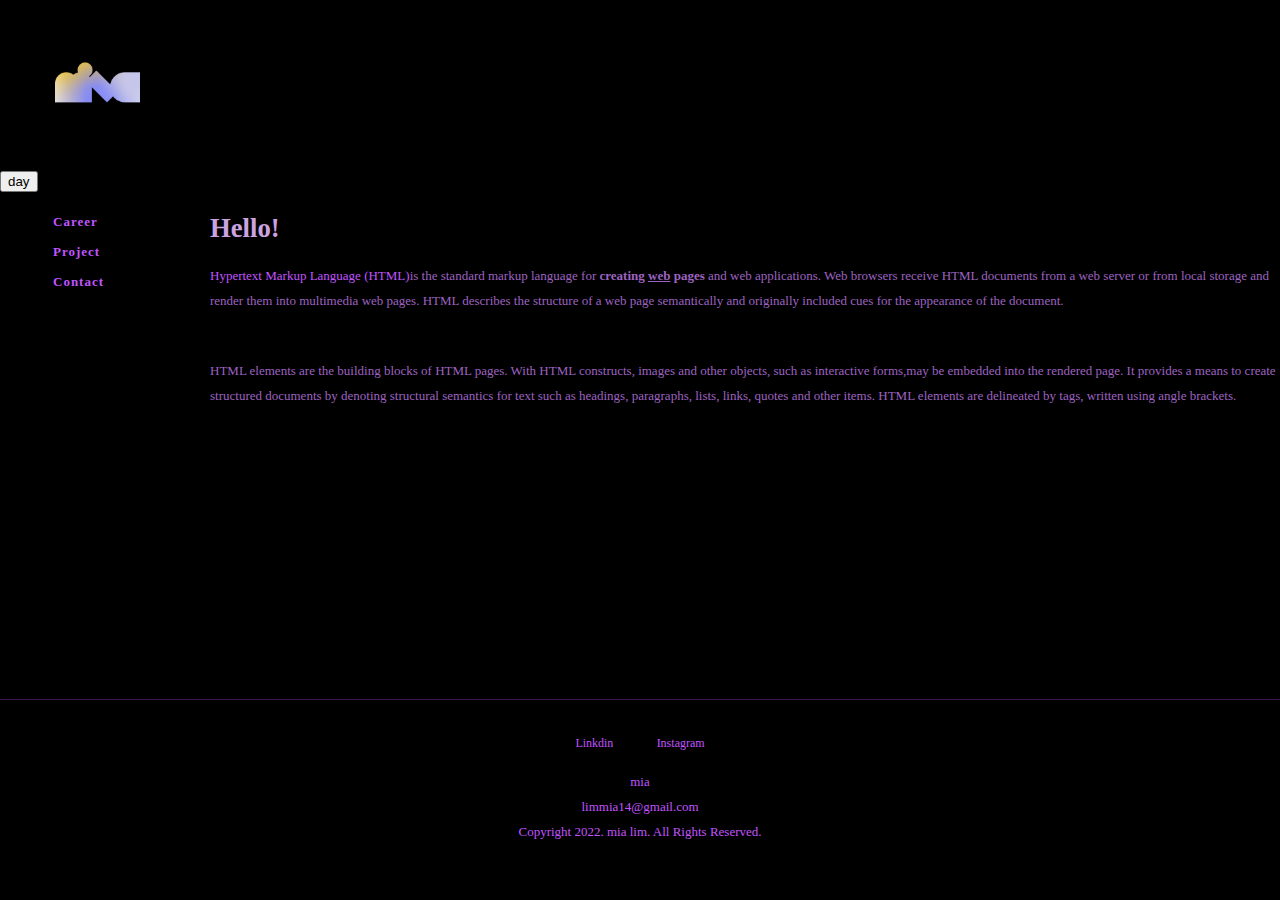
<file: index.html>
<!doctype html>
<html>

<head>
    <title>Mia Portfolio</title>
    <meta charset="utf-8">
    <link rel="stylesheet" href="style.css">
</head>

<body>
    <div id="warp">

        <section>
            <h1><a href="index.html"></a>
                <img src="logo.png">
            </h1>
     
            <input type="button" value="day" onclick="
            var target= document.querySelector('body');
            if(this.value==='day') {
                target.style.backgroundColor='black';
                this.value='night';

                var alist = document.querySelectorAll('a');
                var i=0;
                while(i<alist.length){;
                    alist[i].style.color='powderblue';
                    i=i+1;
                }

            } else {
                target.style.backgroundColor='white';
                this.value='day';

                var alist = document.querySelectorAll('a');
                var i=0;
                while(i<alist.length){;
                    alist[i].style.color='blue';
                    i=i+1;
                }
            }
            ">


            <div id="grid">
                <ol>
                    <li><a href="1.html">Career</a></li><br>
                    <li><a href="2.html">Project</a></li><br>
                    <li><a href="3.html">Contact</a></li><br>
                </ol>
                <div id="article">
                    <h2>Hello!
                    </h2>
                    <a href="https://www.w3.org/TR/html5/" target="_blank" title="html5 specification">Hypertext Markup
                        Language
                        (HTML)</a>is the standard markup language for <strong>creating <u>web</u> pages</strong> and web
                    applications.
                    Web browsers receive HTML documents from a web server or from local storage and render them into
                    multimedia
                    web pages.
                    HTML describes the structure of a web page semantically and originally included cues for the
                    appearance of
                    the document.
                    <p style="margin-top:45px;">HTML elements are the building blocks of HTML pages. With HTML
                        constructs,
                        images and other objects, such as interactive forms,may be embedded into the rendered page.
                        It provides a means to create structured documents by denoting structural semantics for text
                        such as
                        headings, paragraphs, lists, links, quotes and other items. HTML elements are delineated by
                        tags,
                        written using angle brackets.</p>
        </section>
        <footer>
            <nav>
                <a href='https://www.linkedin.com/in/woojunglim/' target='_blank'>Linkdin</a>
                <a href='https://www.instagram.com/jesuis.mialim/' target='_blank'>Instagram</a>
            </nav>
            <p>
                <span>mia</span><br />
                <span>limmia14@gmail.com</span><br />
                <span>Copyright 2022. mia lim. All Rights Reserved.</span>
            </p>

        </footer>
    </div>
    </div>
    
</body>

</html>
</file>
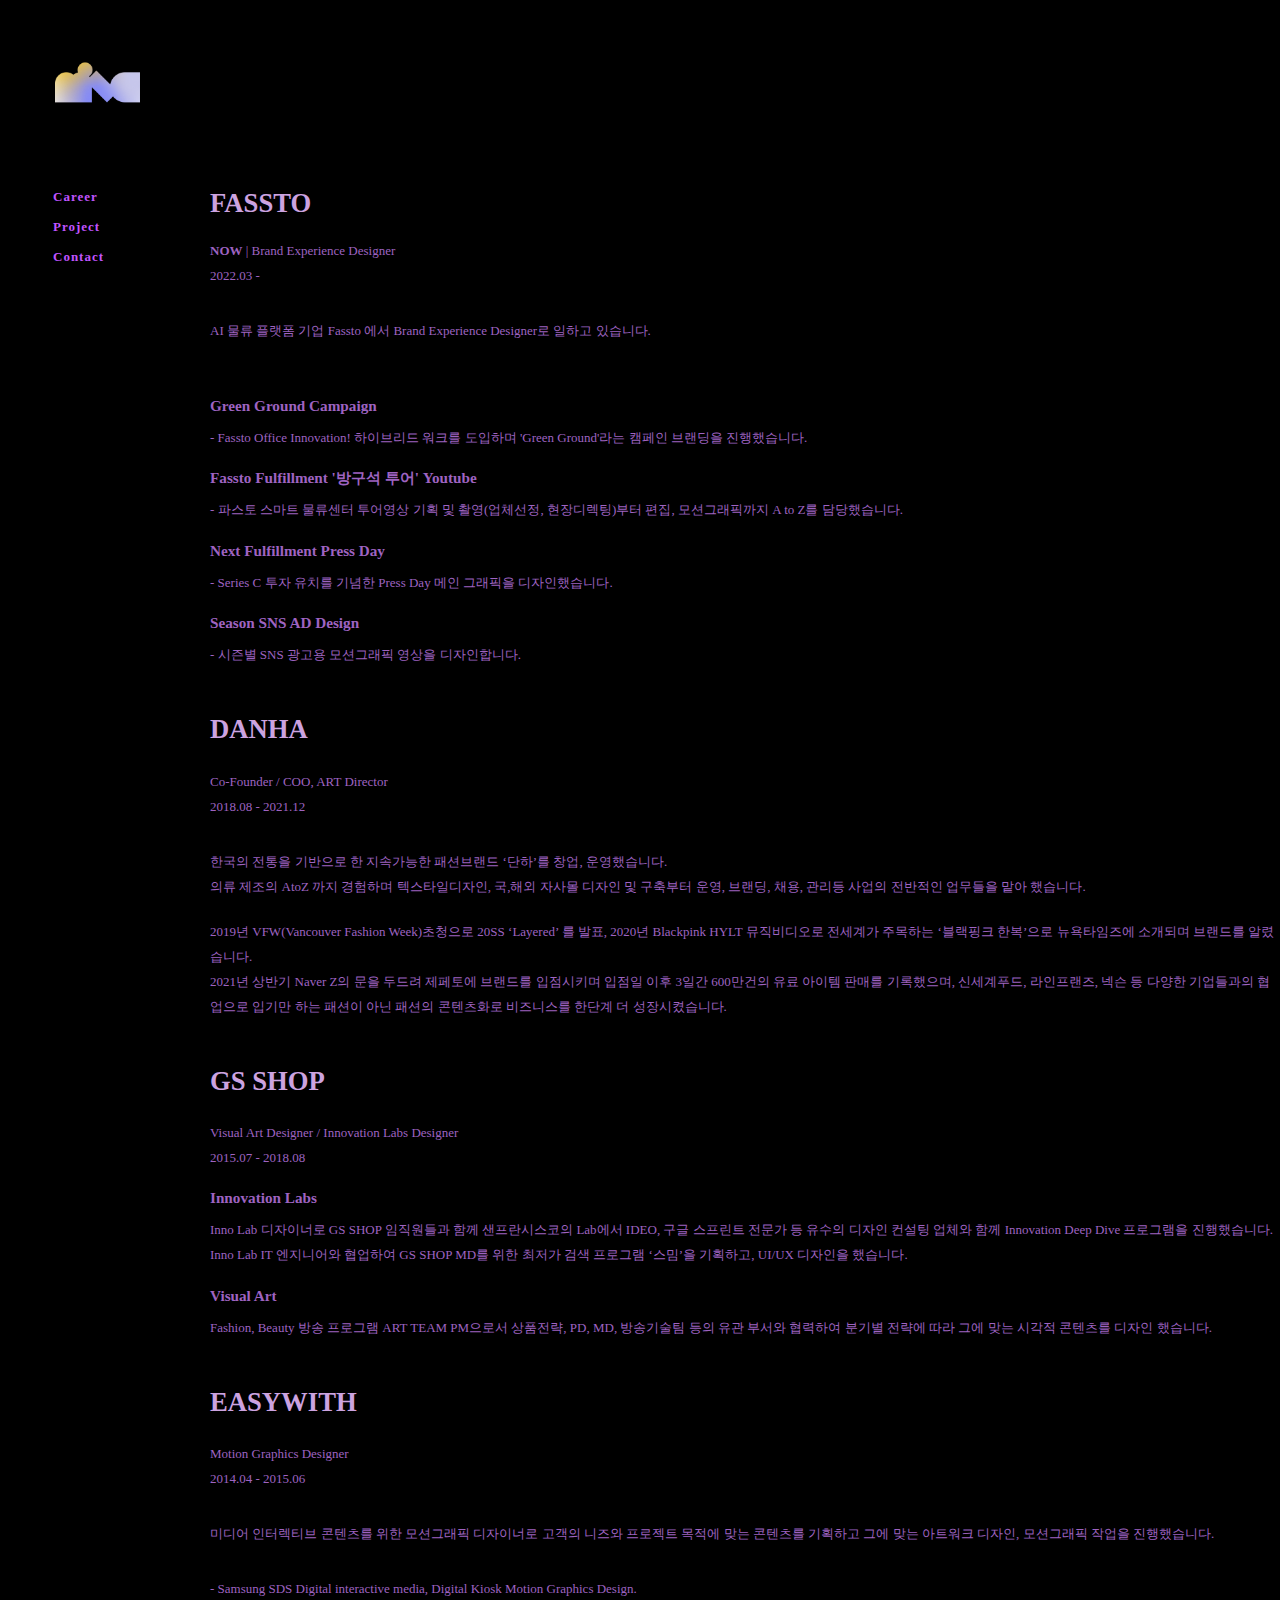
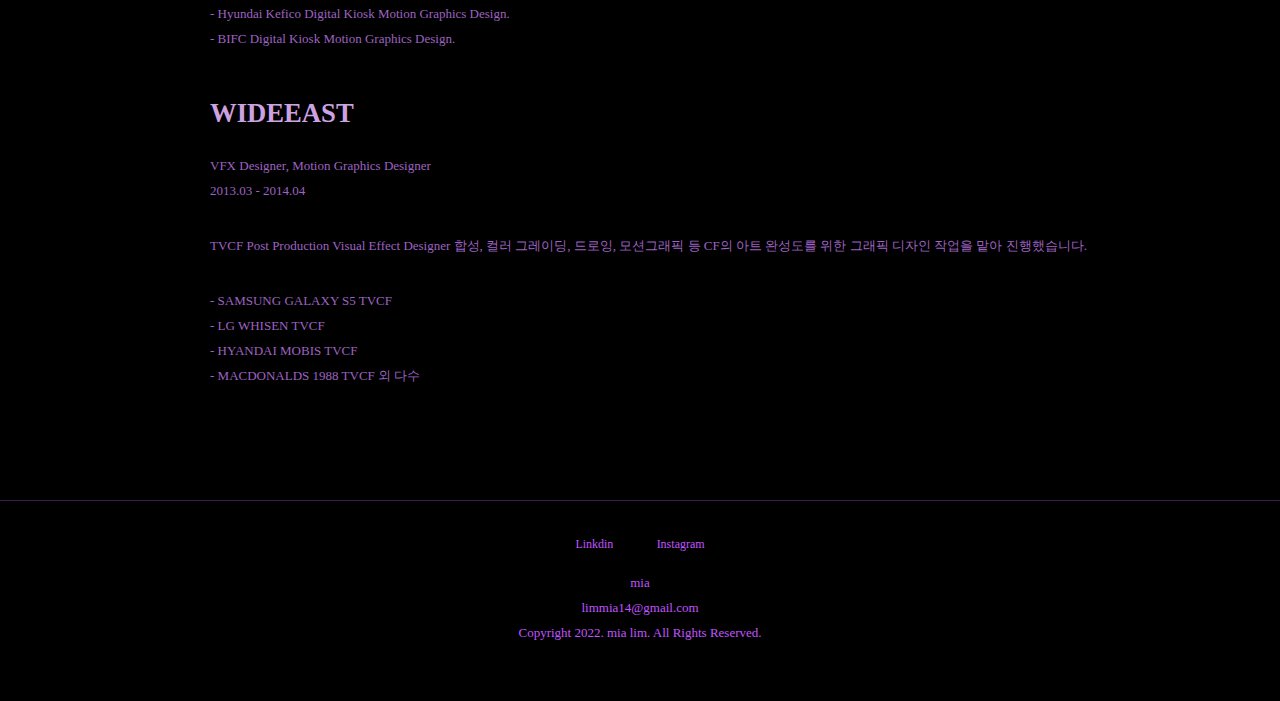
<file: 1.html>
<!doctype html>
<html>

<head>
    <title>Mia Portfolio</title>
    <meta charset="utf-8">
    <link rel="stylesheet" href="style.css">
</head>

<body>
    <div id="wrap">
        <section>
            <h1>
                <a href="index.html"><img src="logo.png"></a>
            </h1>
            <div id="grid">
                <ol>
                    <li><a href="1.html" class="saw">Career</a></li><br>
                    <li><a href="2.html" class="saw" id="active">Project</a></li><br>
                    <li><a href="3.html">Contact</a></li><br>
                </ol>
                <div id="article">
                    <h2>FASSTO</h2>
                    <strong>NOW</strong> | Brand Experience Designer<br>
                    2022.03 - <br>
                    <p style="margin-top:30px;">
                        AI 물류 플랫폼 기업 Fassto 에서 Brand Experience Designer로 일하고 있습니다.<br></p>
                    <p style="margin-top:50px;">
                    <h3>
                        Green Ground Campaign
                    </h3>
                    - Fassto Office Innovation! 하이브리드 워크를 도입하며 'Green Ground'라는 캠페인 브랜딩을 진행했습니다.<br>
                    <h3>
                        Fassto Fulfillment '방구석 투어' Youtube
                    </h3>
                    - 파스토 스마트 물류센터 투어영상 기획 및 촬영(업체선정, 현장디렉팅)부터 편집, 모션그래픽까지 A to Z를 담당했습니다.<br>
                    <h3>
                        Next Fulfillment Press Day
                    </h3>
                    - Series C 투자 유치를 기념한 Press Day 메인 그래픽을 디자인했습니다. <br>
                    <h3>
                        Season SNS AD Design
                    </h3>
                    - 시즌별 SNS 광고용 모션그래픽 영상을 디자인합니다. <br>

                    <h2>
                        <p style="margin-top:50px;">DANHA
                    </h2>
                    </p>
                    Co-Founder / COO, ART Director<br>
                    2018.08 - 2021.12<br>
                    <p style="margin-top:30px;">
                        한국의 전통을 기반으로 한 지속가능한 패션브랜드 ‘단하’를 창업, 운영했습니다.<br>
                        의류 제조의 AtoZ 까지 경험하며 텍스타일디자인, 국,해외 자사몰 디자인 및 구축부터 운영, 브랜딩, 채용, 관리등 사업의 전반적인 업무들을 맡아 했습니다.<br>
                    </p>
                    <p style="margin-top:20px;">
                        2019년 VFW(Vancouver Fashion Week)초청으로 20SS ‘Layered’ 를 발표, 2020년 Blackpink HYLT 뮤직비디오로 전세계가 주목하는
                        ‘블랙핑크
                        한복’으로 뉴욕타임즈에 소개되며 브랜드를 알렸습니다.<br>
                        2021년 상반기 Naver Z의 문을 두드려 제페토에 브랜드를 입점시키며 입점일 이후 3일간 600만건의 유료 아이템 판매를 기록했으며, 신세계푸드, 라인프랜즈, 넥슨 등
                        다양한
                        기업들과의 협업으로 입기만 하는 패션이 아닌 패션의 콘텐츠화로 비즈니스를 한단계 더 성장시켰습니다.

                    <h2>
                        <p style="margin-top:50px;">GS SHOP
                    </h2>
                    </p>
                    Visual Art Designer / Innovation Labs Designer<br>
                    2015.07 - 2018.08<br>
                    <h3>
                        Innovation Labs
                    </h3>
                    Inno Lab 디자이너로 GS SHOP 임직원들과 함께 샌프란시스코의 Lab에서 IDEO, 구글 스프린트 전문가 등 유수의 디자인 컨설팅 업체와 함께 Innovation Deep
                    Dive
                    프로그램을 진행했습니다.<br>
                    Inno Lab IT 엔지니어와 협업하여 GS SHOP MD를 위한 최저가 검색 프로그램 ‘스밈’을 기획하고, UI/UX 디자인을 했습니다.

                    <h3>
                        Visual Art
                    </h3>
                    Fashion, Beauty 방송 프로그램 ART TEAM PM으로서 상품전략, PD, MD, 방송기술팀 등의 유관 부서와 협력하여 분기별 전략에 따라 그에 맞는 시각적 콘텐츠를
                    디자인
                    했습니다.

                    <h2>
                        <p style="margin-top:50px;">EASYWITH
                    </h2>
                    </p>
                    Motion Graphics Designer<br>
                    2014.04 - 2015.06<br>

                    <p style="margin-top:30px;">
                        미디어 인터렉티브 콘텐츠를 위한 모션그래픽 디자이너로 고객의 니즈와 프로젝트 목적에 맞는 콘텐츠를 기획하고 그에 맞는 아트워크 디자인, 모션그래픽 작업을
                        진행했습니다.<br></p>

                    <p style="margin-top:30px;">
                        - Samsung SDS Digital interactive media, Digital Kiosk Motion Graphics Design.<br>
                        - Hyundai Kefico Digital Kiosk Motion Graphics Design.<br>
                        - BIFC Digital Kiosk Motion Graphics Design.<br>
                    </p>

                    <h2>
                        <p style="margin-top:50px;">WIDEEAST
                    </h2>
                    </p>
                    VFX Designer, Motion Graphics Designer<br>
                    2013.03 - 2014.04<br>

                    <p style="margin-top:30px;">
                        TVCF Post Production Visual Effect Designer
                        합성, 컬러 그레이딩, 드로잉, 모션그래픽 등 CF의 아트 완성도를 위한 그래픽 디자인 작업을 맡아 진행했습니다.<br></p>

                    <p style="margin-top:30px;">
                        - SAMSUNG GALAXY S5 TVCF<br>
                        - LG WHISEN TVCF<br>
                        - HYANDAI MOBIS TVCF<br>
                        - MACDONALDS 1988 TVCF 외 다수<br>
                    </p>
        </section>
        <footer>
            <nav>
                <a href='https://www.linkedin.com/in/woojunglim/' target='_blank'>Linkdin</a>
                <a href='https://www.instagram.com/jesuis.mialim/' target='_blank'>Instagram</a>
            </nav>
            <p>
                <span>mia</span><br />
                <span>limmia14@gmail.com</span><br />
                <span>Copyright 2022. mia lim. All Rights Reserved.</span>
            </p>
        </footer>

    </div>
    </div>
    </div>
</body>

</html>
</file>
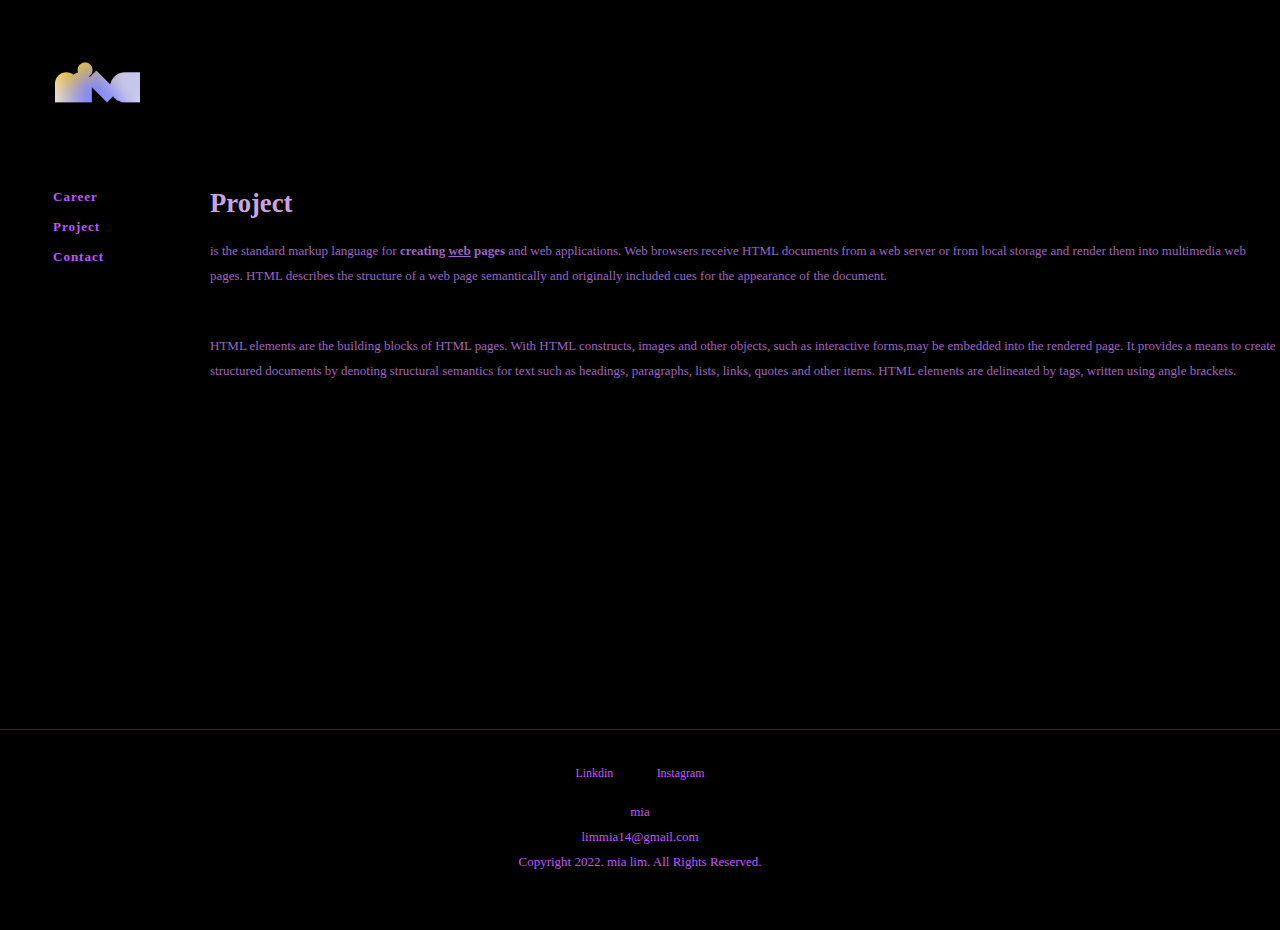
<file: 2.html>
<!doctype html>
<html>

<head>
    <title>mia portfolio</title>
    <meta charset="utf-8">
    <link rel="stylesheet" href="style.css">
</head>

<body>
    <div id="wrap">
        <section>
            <h1>
                <a href="index.html"><img src="logo.png"></a>
            </h1>
            <div id="grid">
                <ol>
                    <li><a href="1.html">Career</a></li><br>
                    <li><a href="2.html">Project</a></li><br>
                    <li><a href="3.html">Contact</a></li><br>
                </ol>
                <div id="article">
                    <h2>Project</h2>is the standard markup language for <strong>creating <u>web</u> pages</strong> and
                    web
                    applications.
                    Web browsers receive HTML documents from a web server or from local storage and render them into
                    multimedia
                    web pages.
                    HTML describes the structure of a web page semantically and originally included cues for the
                    appearance of
                    the document.
                    <p style="margin-top:45px;">HTML elements are the building blocks of HTML pages. With HTML
                        constructs,
                        images and other objects, such as interactive forms,may be embedded into the rendered page.
                        It provides a means to create structured documents by denoting structural semantics for text
                        such as
                        headings, paragraphs, lists, links, quotes and other items. HTML elements are delineated by
                        tags,
                        written using angle brackets.</p>

        </section>
        <footer>
            <nav>
                <a href='https://www.linkedin.com/in/woojunglim/' target='_blank'>Linkdin</a>
                <a href='https://www.instagram.com/jesuis.mialim/' target='_blank'>Instagram</a>
            </nav>
            <p>
                <span>mia</span><br />
                <span>limmia14@gmail.com</span><br />
                <span>Copyright 2022. mia lim. All Rights Reserved.</span>
            </p>
        </footer>

    </div>
    </div>
</body>

</html>
</file>
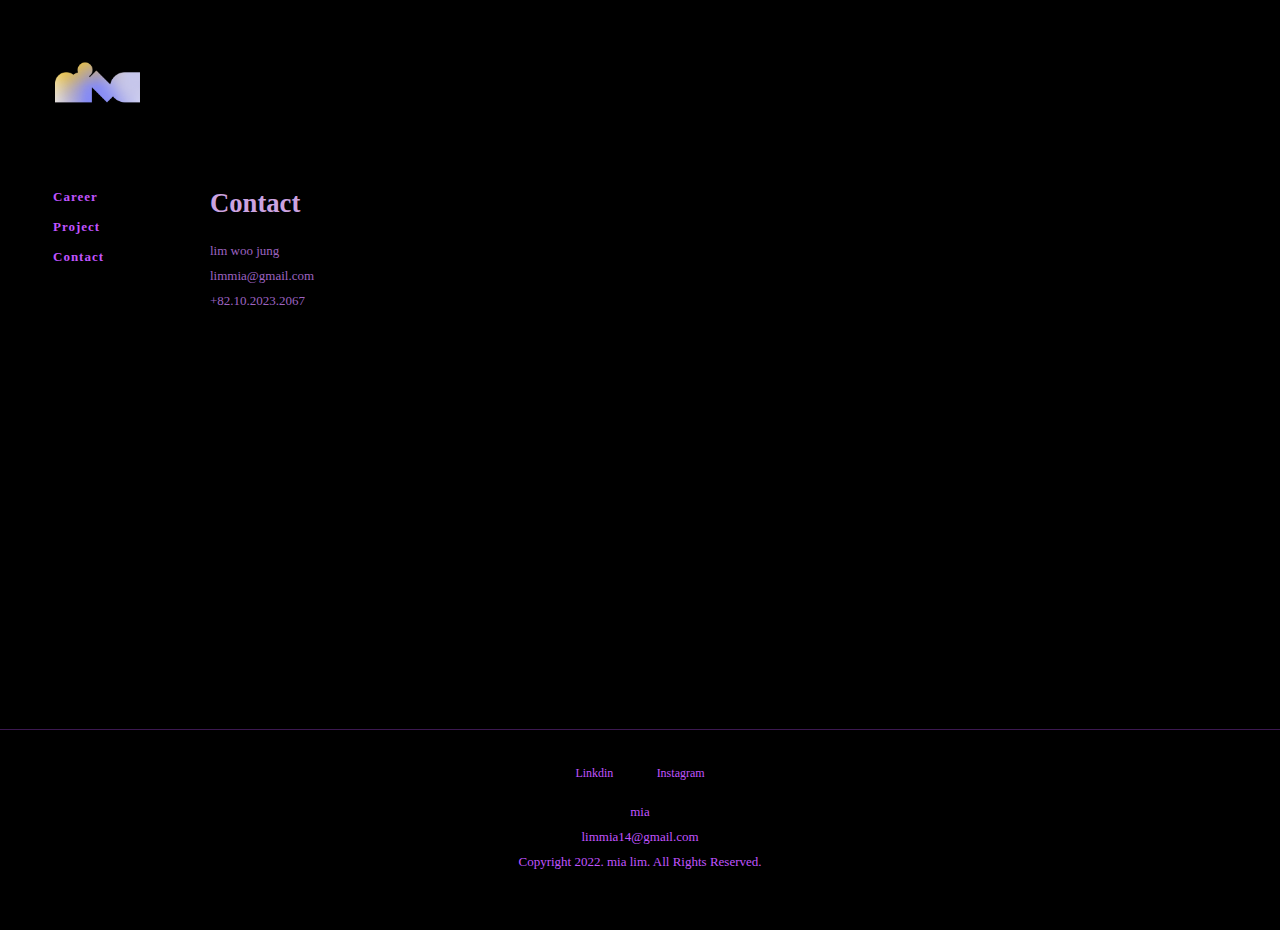
<file: 3.html>
<!doctype html>
<html>

<head>
    <title>mia portfolio</title>
    <meta charset="utf-8">
    <link rel="stylesheet" href="style.css">

</head>

<body>
    <div id="wrap">
        <section>
    <h1>
        <a href="index.html"><img src="logo.png"></a>
    </h1>
    <div id="grid">
        <ol>
            <li><a href="1.html">Career</a></li><br>
            <li><a href="2.html">Project</a></li><br>
            <li><a href="3.html">Contact</a></li><br>
        </ol>
        <div id="article">
            <h2>Contact</h2>
            lim woo jung<br>
            limmia@gmail.com<br>
            +82.10.2023.2067

        </section>
        <footer>
            <nav>
                <a href='https://www.linkedin.com/in/woojunglim/' target='_blank'>Linkdin</a>
                <a href='https://www.instagram.com/jesuis.mialim/' target='_blank'>Instagram</a>
            </nav>
            <p>
                <span>mia</span><br />
                <span>limmia14@gmail.com</span><br />
                <span>Copyright 2022. mia lim. All Rights Reserved.</span>
            </p>
        </footer>
        </div>
    </div>
</body>

</html>
</file>
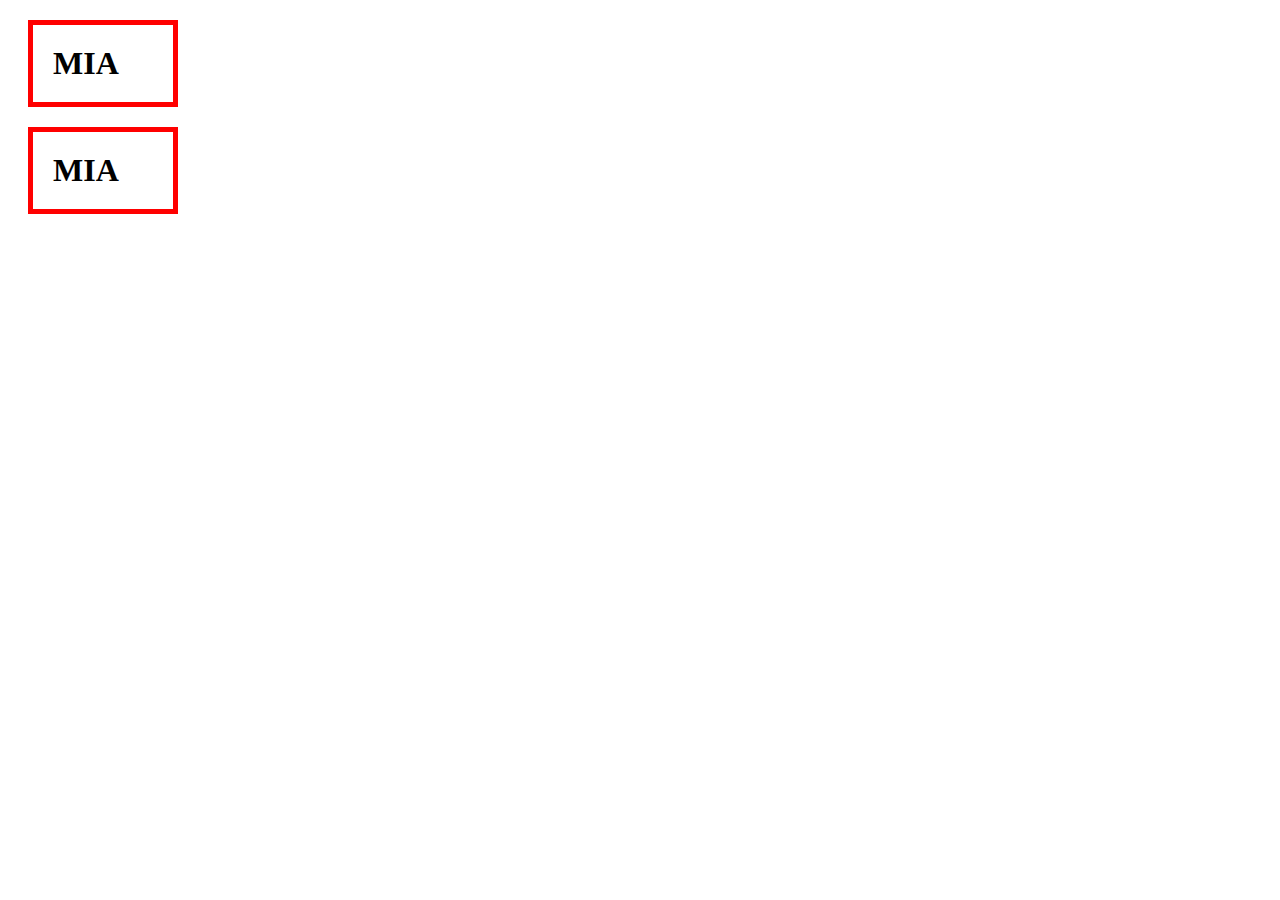
<file: box.html>
<html>
    <head>
        <meta charset="utf-8">
        <title></title>
        <style>
            /*
            block level element
            */
            h1{
            border:5px solid red;  
            padding:20px;
            margin: 20px;
            display: block;
            width: 100px;
            
            }
          
        </style>
    </head>
    <body>
        <h1>MIA</h1>
        <h1>MIA</h1>
    </body>
</html>
</file>
<file: style.css>
body {
    margin: 0;
    color: rgb(192, 84, 255);
    background-color: black;
    font-family: "Inter", "PretendardVariable";
    font-size: small;
    line-height: 25px;

}

a {
    text-decoration: none;
    color: rgb(192, 84, 255);
}

h1 {

    text-align: left;
    margin: 30px;
    padding: 10px;
    margin-left: 45px;
}

h1 img {
    width: 85px;
}

h2 {
    color: rgb(204, 163, 224);
    font-family: mont;
    font-size: 20pt;
}

h3 {
    margin-bottom: 7px;

}

ol {

    width: 100px;
    margin: 0px;
    margin-left: 20px;
    padding: 20px;
    list-style: none;
    line-height: 15px;
    letter-spacing: 1px;
    font-weight: bold;

}

#article {
    color: rgb(158, 99, 193);
}

#grid {
    display: grid;
    grid-template-columns: 150px 1fr;
}

#grid ol {
    padding-left: 33px;
}

#grid #article {
    padding-left: 60px;
}

@media(max-width:800px) {
    #grid {
        display: block;
    }

    ol {
        border-right: none;
    }

    h1 {
        border-bottom: none;
    }

}

html,
body {
    margin: 0;
    padding: 0;
}

#wrap {
    min-height: 100vh;
    position: relative;
    width: 100%;
    
}
section {
    padding-bottom: 300px;

    /* footer의 height값과 동일 */
}
footer {
   
    text-align: center;
    width: 100%;
    height: 200px;
    /* 내용물에 따라 알맞는 값 설정 */
    bottom: 0px;
    position: absolute;
    border-top: 1px solid rgb(60, 25, 81);
    

}
footer a {
    display: inline-block;
    margin: 0px 20px 0px 20px;
    color: rgb(192, 84, 255); font-size: 12px;
  }
  footer nav{
    margin-top: 30px;
  }
  
  footer a:visited {
    color: rgb(204, 163, 224);
  }
  
  footer p {
    margin-top: 20; margin-bottom: 0;   
  }
  
  footer p span {
    display: inline-block;
  }
</file>
